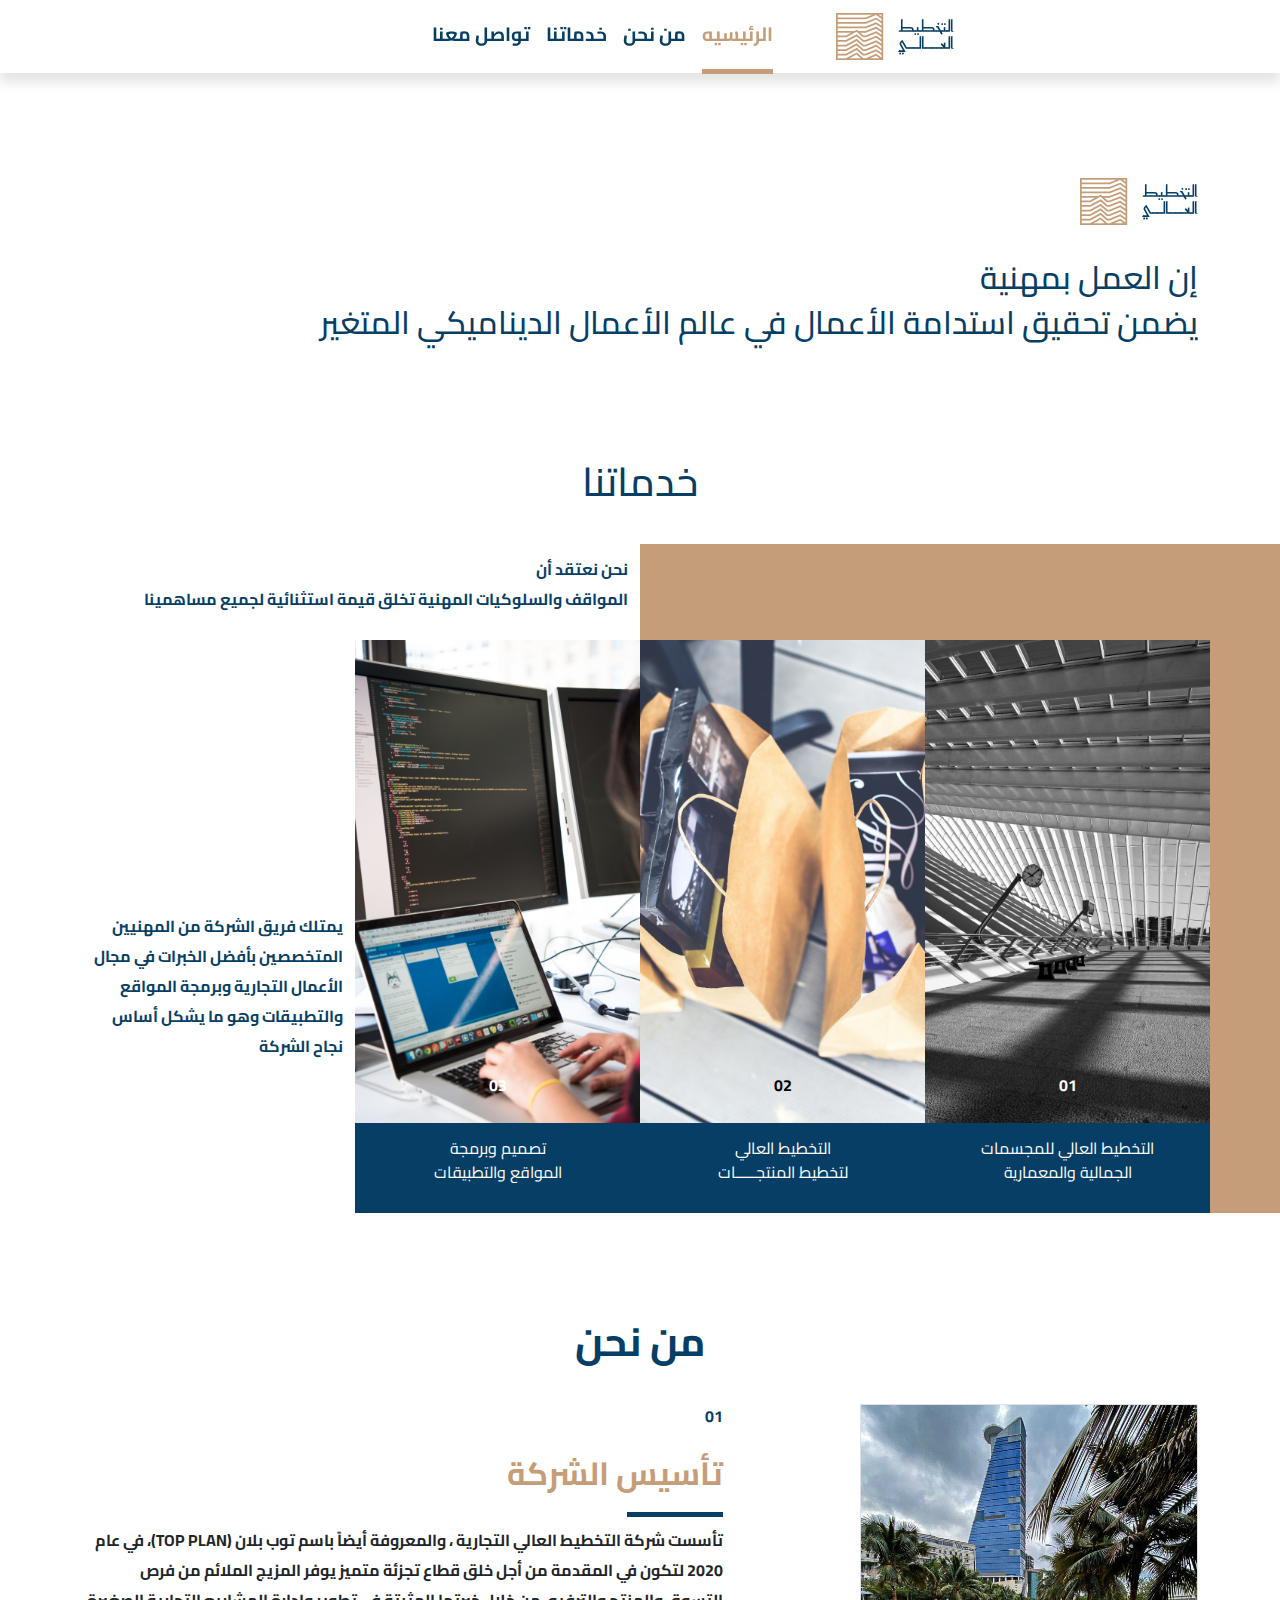
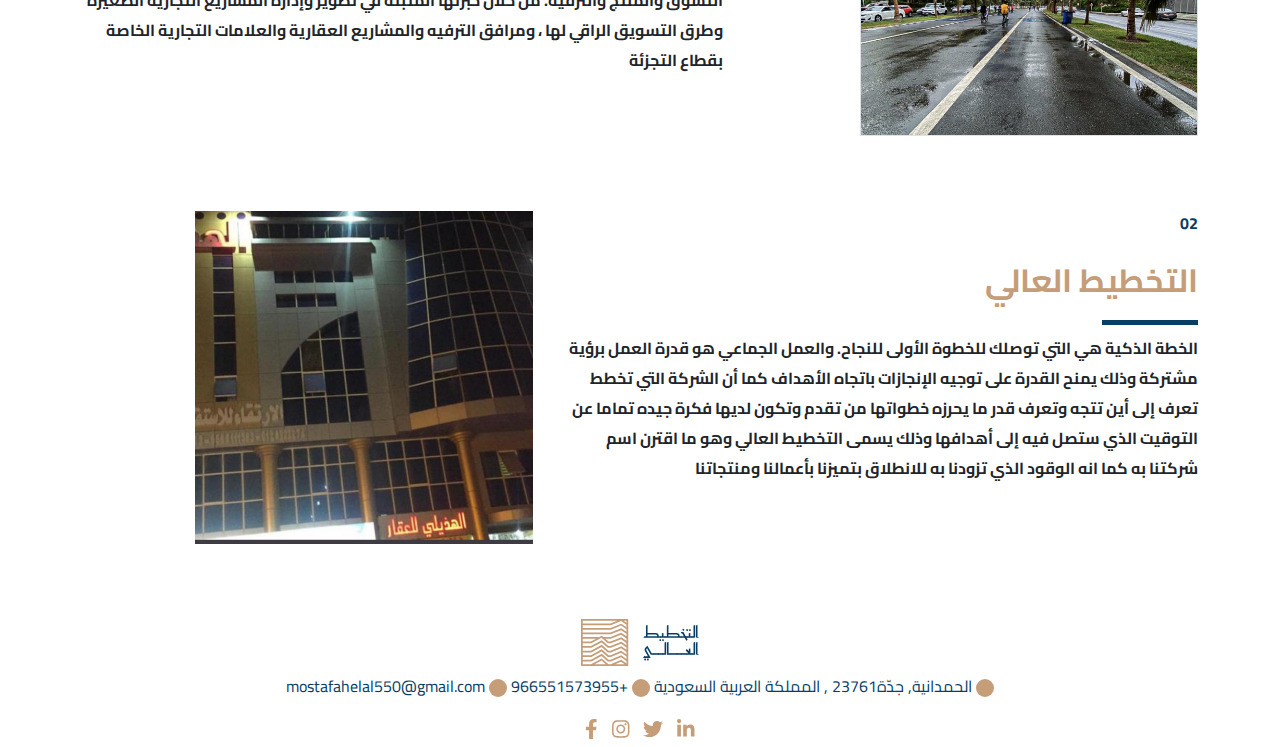
<file: index.html>
<!DOCTYPE html>
<html lang="en">
<head>
    <meta charset="UTF-8">
    <meta http-equiv="X-UA-Compatible" content="IE=edge">
    <meta name="viewport" content="width=device-width, initial-scale=1.0">
    <!--bootstrab css-->
    <link rel="stylesheet" href="./css/bootstrap.css">
    <!-- bootstrab min -->
    <link rel="stylesheet" href="./css/bootstrap.min.css">
    <!-- font awesome -->
    <link rel="stylesheet" href="./css/fontawesome.css">
    <!-- icon -->
    <link rel="icon" href="./img/logo.svg">
    <!-- style -->
    <link rel="stylesheet" href="./css/style.css">
    <!-- animaition loibrary  -->
    <link rel="stylesheet" href="https://cdnjs.cloudflare.com/ajax/libs/animate.css/4.1.1/animate.min.css" />
    <!-- title -->
    <title>الرئيسيه</title>
    <!-- Font -->
    <link rel="preconnect" href="https://fonts.gstatic.com">
    <link href="https://fonts.googleapis.com/css2?family=Cairo:wght@300;400&display=swap" rel="stylesheet">
</head>
<body>

    <!-- nav-bar start -->
    <nav class="navbar navbar-expand-lg navbar-light sticky-top ">
        <div class="container-fluid">
          <a class="navbar-brand" href="./index.html"><img src="./img/logo.svg" class="img-fluid " alt="logo"></a>
          <button class="navbar-toggler" type="button" data-bs-toggle="collapse" data-bs-target="#navbarSupportedContent" aria-controls="navbarSupportedContent" aria-expanded="false" aria-label="Toggle navigation">
            <span class="navbar-toggler-icon"></span>
          </button>
          <div class="collapse navbar-collapse" id="navbarSupportedContent">
            <ul class="navbar-nav me-auto mb-2 mb-lg-0">
              <li class="nav-item">
                <a class="nav-link active cool-link" aria-current="page" href="./index.html">الرئيسيه</a>
              </li>
              <li class="nav-item">
                <a class="nav-link cool-link" href="./about.html">من نحن</a>
              </li>
              <li class="nav-item">
                <a class="nav-link cool-link" href="./our services.html">خدماتنا</a>
              </li>
              <li class="nav-item">
                <a class="nav-link cool-link " href="./contact us.html">تواصل معنا</a>
              </li>
            </ul>
        
          </div>
        </div>
      </nav>
          <!-- nav-bar end -->

          <!-- header start -->
          <header class="section-padding">
            <div class="container">
                <div class="row">
                    <div class="col-lg-12">
                        <div class="header">
                            <img src="./img/logo.svg" class="img-fluid section-title" alt="logo">
                            <h2>
                                إن العمل بمهنية<br> يضمن تحقيق استدامة الأعمال في عالم الأعمال الديناميكي المتغير
                            </h2>
                            
                        </div>
                    </div>
                </div>
            </div>
          </header>
          <!-- header end -->

          <!-- our services index start -->
          <section class="section-padding ">
              <div class="container">
                  <div class="row">
                      <div class="col-lg-12 text-center  section-title">
                          <h1>خدماتنا</h1>
                      </div>
                    </div>
                </div>
                    <section class="background-">
                        <div class="container">
                            <div class="row">
                              <div class="col-lg-6"></div>
                        <div class="col-lg-6">
                            <p class="section-p blue">
                                نحن نعتقد أن <br> المواقف والسلوكيات المهنية تخلق قيمة استثنائية لجميع مساهمينا
                            </p>
                        </div>
                      <div class="col-lg-3 no-padding">
                          <div>
                            <img src="./img/home-1.jpg" alt="التخطيط العالي للمجسمات الجمالية والمعمارية" class="img-fluid">
                            <p class="text-center counter">01</p>
                          </div>
                          <div class="caption text-center">
                            التخطيط العالي للمجسمات <br>الجمالية والمعمارية
                          </div>
                        </div>
                   
                         <div class="col-lg-3 no-padding">
                            <div>
                              <img src="./img/home-2.jpg" alt="التخطيط العالي  لتخطيط المنتجـــــات" class="img-fluid">
                              <p class="text-center" style="z-index: 1; margin-top: -50px; font-weight: bold; color: #000;">02</p>
                            </div>
                            <div class="caption text-center">
                              التخطيط العالي <br>لتخطيط المنتجـــــات
                            </div>
                         </div>
                         <div class="col-lg-3 no-padding">
                          <div>
                            <img src="./img/home3.jpg" alt="تصميم وبرمجة المواقع والتطبيقات" class="img-fluid">
                            <p class="text-center" style="z-index: 1; margin-top: -50px; font-weight: bold; color: #fff;">03</p>
                          </div>
                          <div class="caption text-center">
                            تصميم وبرمجة <br>المواقع والتطبيقات
                          </div>
                       </div>
                       <div class="col-lg-3 ">
                        <div class="home-4">
                          <p class="section-p blue   ">يمتلك فريق الشركة من المهنيين المتخصصين بأفضل الخبرات في مجال الأعمال التجارية وبرمجة المواقع والتطبيقات وهو ما يشكل أساس نجاح الشركة</p>
                        </div>
                     </div>
                        </div>
                    </div>
                </section>   
          </section>
          <!-- our services index end -->

          <!-- about index start -->
          <section class="section-padding">
              <div class="container">
                  <div class="row">
                      <div class="col-lg-12 text-center ">
                          <h1 class="section-title">من نحن</h1>
                      </div>
                      <div class="col-lg-5" >
                       <span><img src="./img/about-index.jpg" alt="" class="img-fluid w-75  animate__animated border" "  id="indexOne"></span> 

                      </div>
                      <div class="col-lg-7">
                          <p class="number">01</p>
                          <h2 class="section-h2 line-title"> تأسيس الشركة </h2>
                          <p class="section-p">
                            تأسست شركة التخطيط العالي التجارية ، والمعروفة أيضاً باسم توب بلان (TOP PLAN)، في عام 2020 لتكون في المقدمة من أجل خلق قطاع تجزئة متميز يوفر المزيج الملائم من فرص التسوق والمنتج والترفيه. من خلال خبرتها المثبتة في تطوير وإدارة المشاريع التجارية الصغيرة وطرق التسويق الراقي لها ، ومرافق الترفيه والمشاريع العقارية والعلامات التجارية الخاصة بقطاع التجزئة
                          </p>
                      </div>


                      <div class="col-lg-7 section-padding">
                          <p class="number">02</p>
                          <h2 class="section-h2 line-title"> التخطيط العالي </h2>
                          <p class="section-p">
                            الخطة الذكية هي التي توصلك للخطوة الأولى للنجاح. والعمل الجماعي هو قدرة العمل برؤية مشتركة وذلك يمنح القدرة على توجيه الإنجازات باتجاه الأهداف كما أن الشركة التي تخطط تعرف إلى أين تتجه وتعرف قدر ما يحرزه خطواتها من تقدم وتكون لديها فكرة جيده تماما عن التوقيت الذي ستصل فيه إلى أهدافها وذلك يسمى التخطيط العالي وهو ما اقترن اسم شركتنا به كما انه الوقود الذي تزودنا به للانطلاق بتميزنا بأعمالنا ومنتجاتنا
                          </p>
                      </div>
                      <div class="col-lg-5 section-padding">
                        <img src="./img/about-2-home.jpg" alt="" class="img-fluid w-75 animate__animated "  id="indexTwo">
                      </div>

                  </div>
              </div>
          </section>
          <!-- about index  end  -->
          <!-- footer start -->
          <footer class="section-padding text-center">
            <div class="container">
              <div class="row">
                <div class="col-lg-12 text-center pb-2"><a href="./index.html"><img src="./img/logo.svg" class="img-fluid" alt="logo"></a></div>
              </div>
              <div class="col-lg-4 d-inline">
                <span><img src="./img/fppter-dot.svg" alt="" class="img-fluid"></span>
                <span><p class="d-inline ">الحمدانية, جدّة‎ 23761, المملكة العربية السعودية</p></span>
              </div>
              <div class="col-lg-4 d-inline">
                <span><img src="./img/fppter-dot.svg" alt="" class="img-fluid"></span>
                <span><p class="d-inline">+966551573955</p></span>
              </div>
              <div class="col-lg-4 d-inline">
                <span><img src="./img/fppter-dot.svg" alt="" class="img-fluid"></span>
                <span><p class="d-inline">mostafahelal550@gmail.com</p></span>
              </div>
            </div>
            <div class="col-lg-12 text-center social pt-3"> 
                           
                           
                            <a href="https://www.linkedin.com/company/scorpina/?viewAsMember=true"><i class="fab fa-linkedin-in"></i></a>
                            <a href="https://twitter.com/Scorpina6"><i class="fab fa-twitter"></i></a>
                            <a href="https://www.instagram.com/scorpinaco/"><i class="fab fa-instagram"></i></a>
                            <a href="https://www.facebook.com/scorpina.21"><i class="fab fa-facebook-f"></i></a>
            </div>
          </footer>
           <!-- footer end -->


    <!-- bootstrab min js -->
    <script src="./js/all.min.js"></script>
    <!-- bootstrab -->
    <script src="./js/bootstrap.min.js"></script>
    <!-- jquery  min -->
    <script src="./js/jquery-3.3.1.min.js"></script>
    <!-- script  -->
    <script src="./js/script.js"></script>
</body>
</html>
</file>
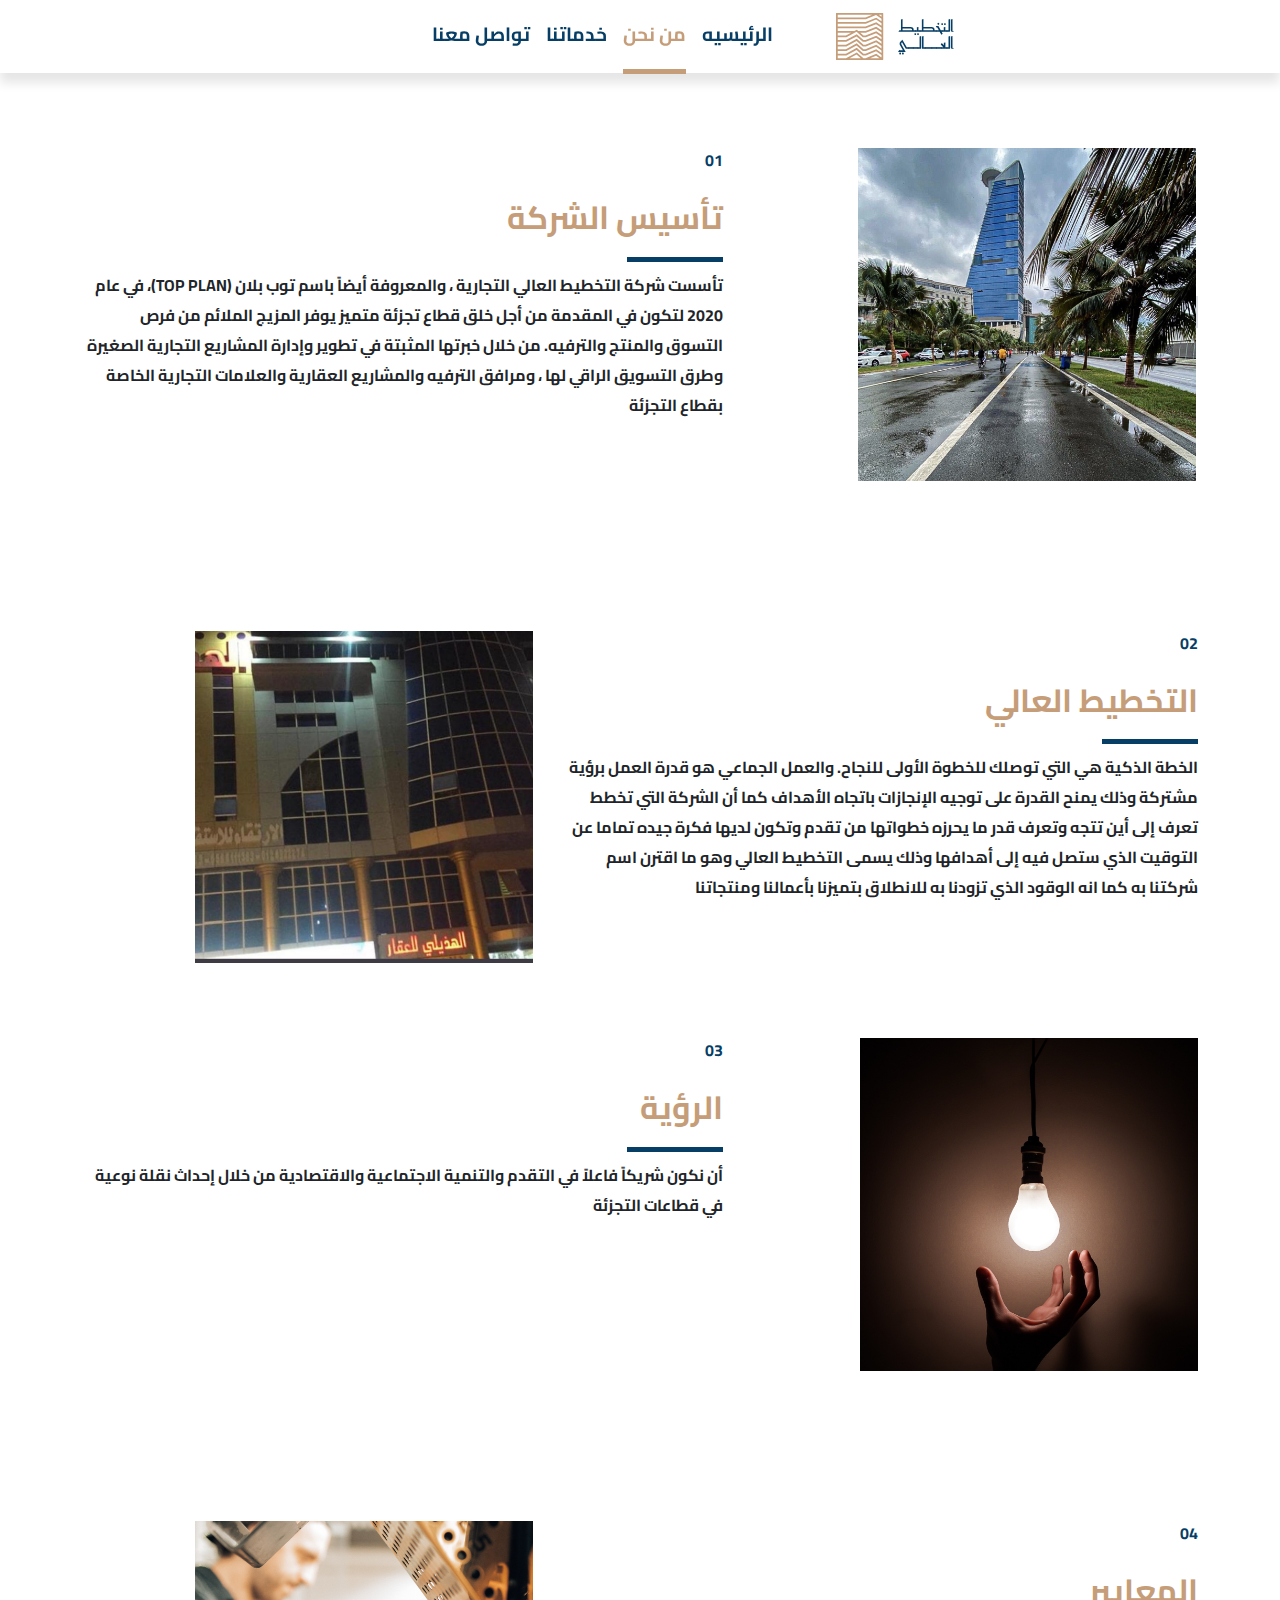
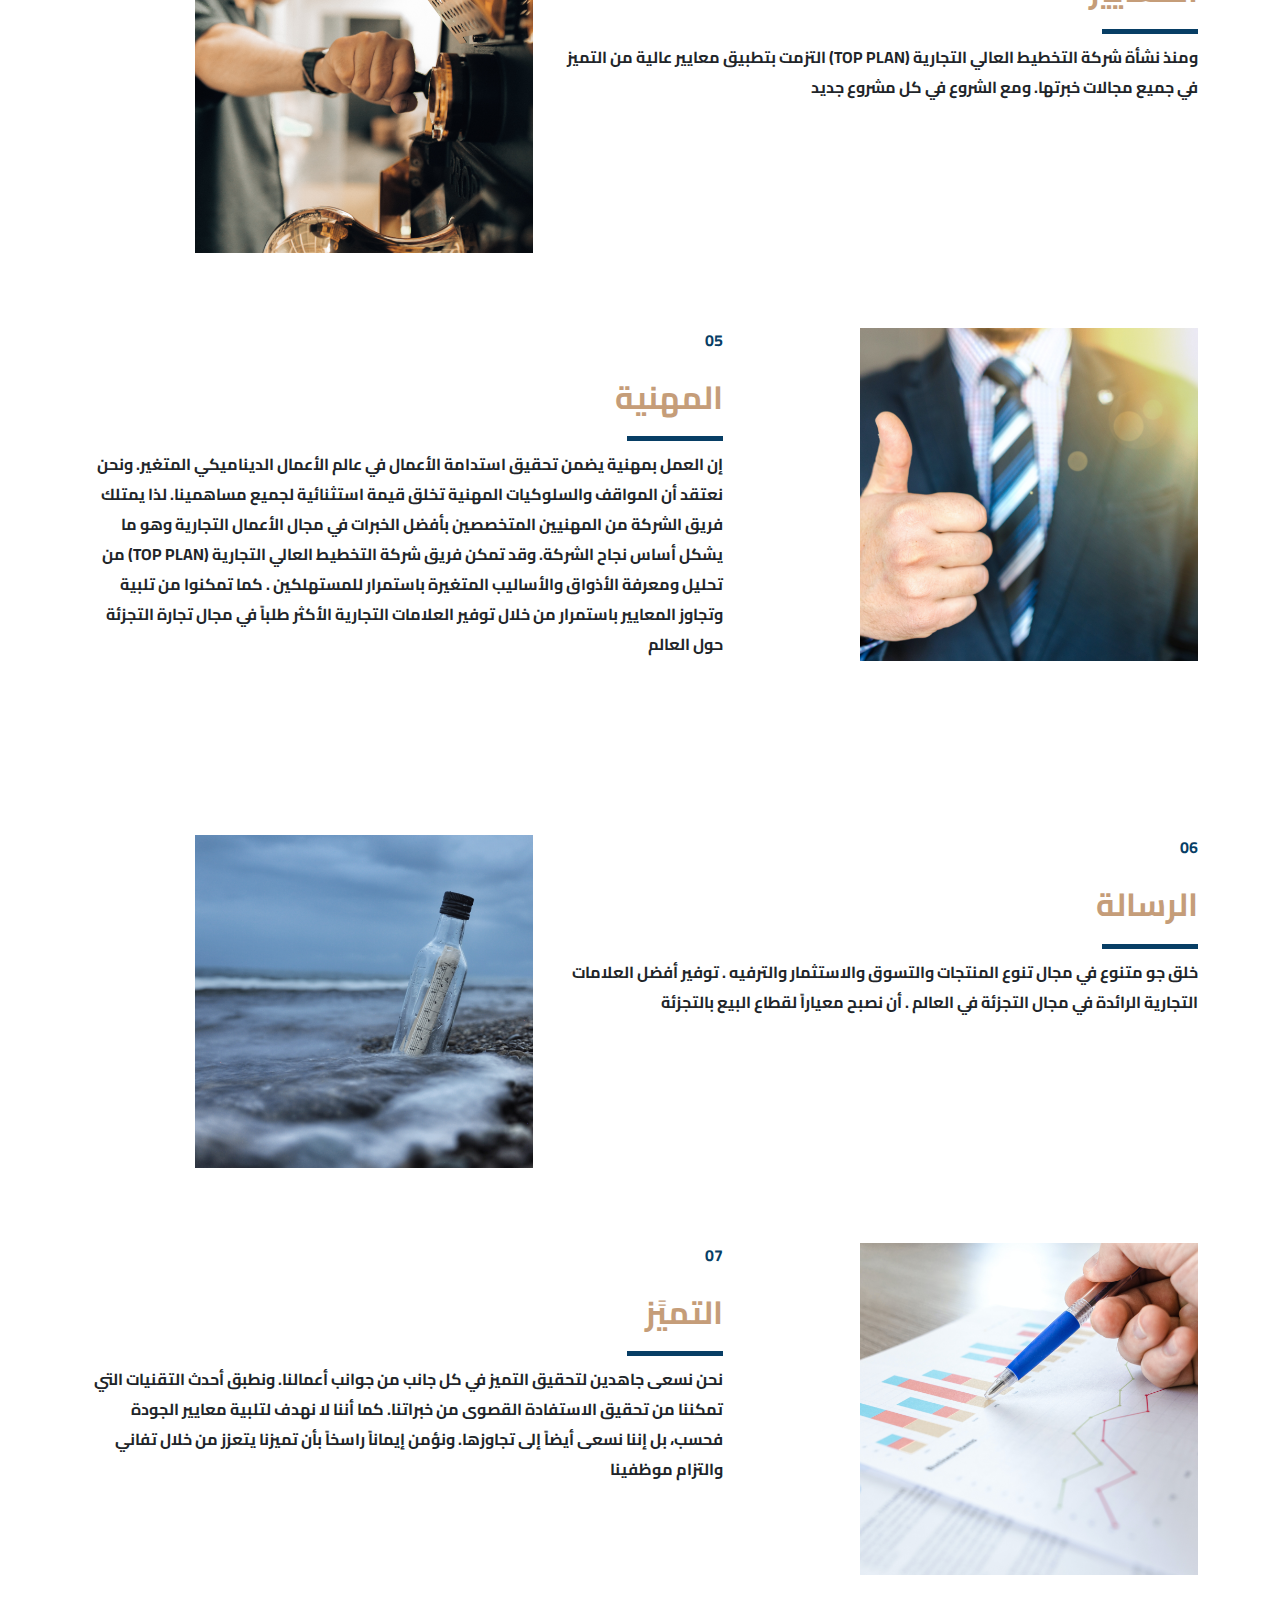
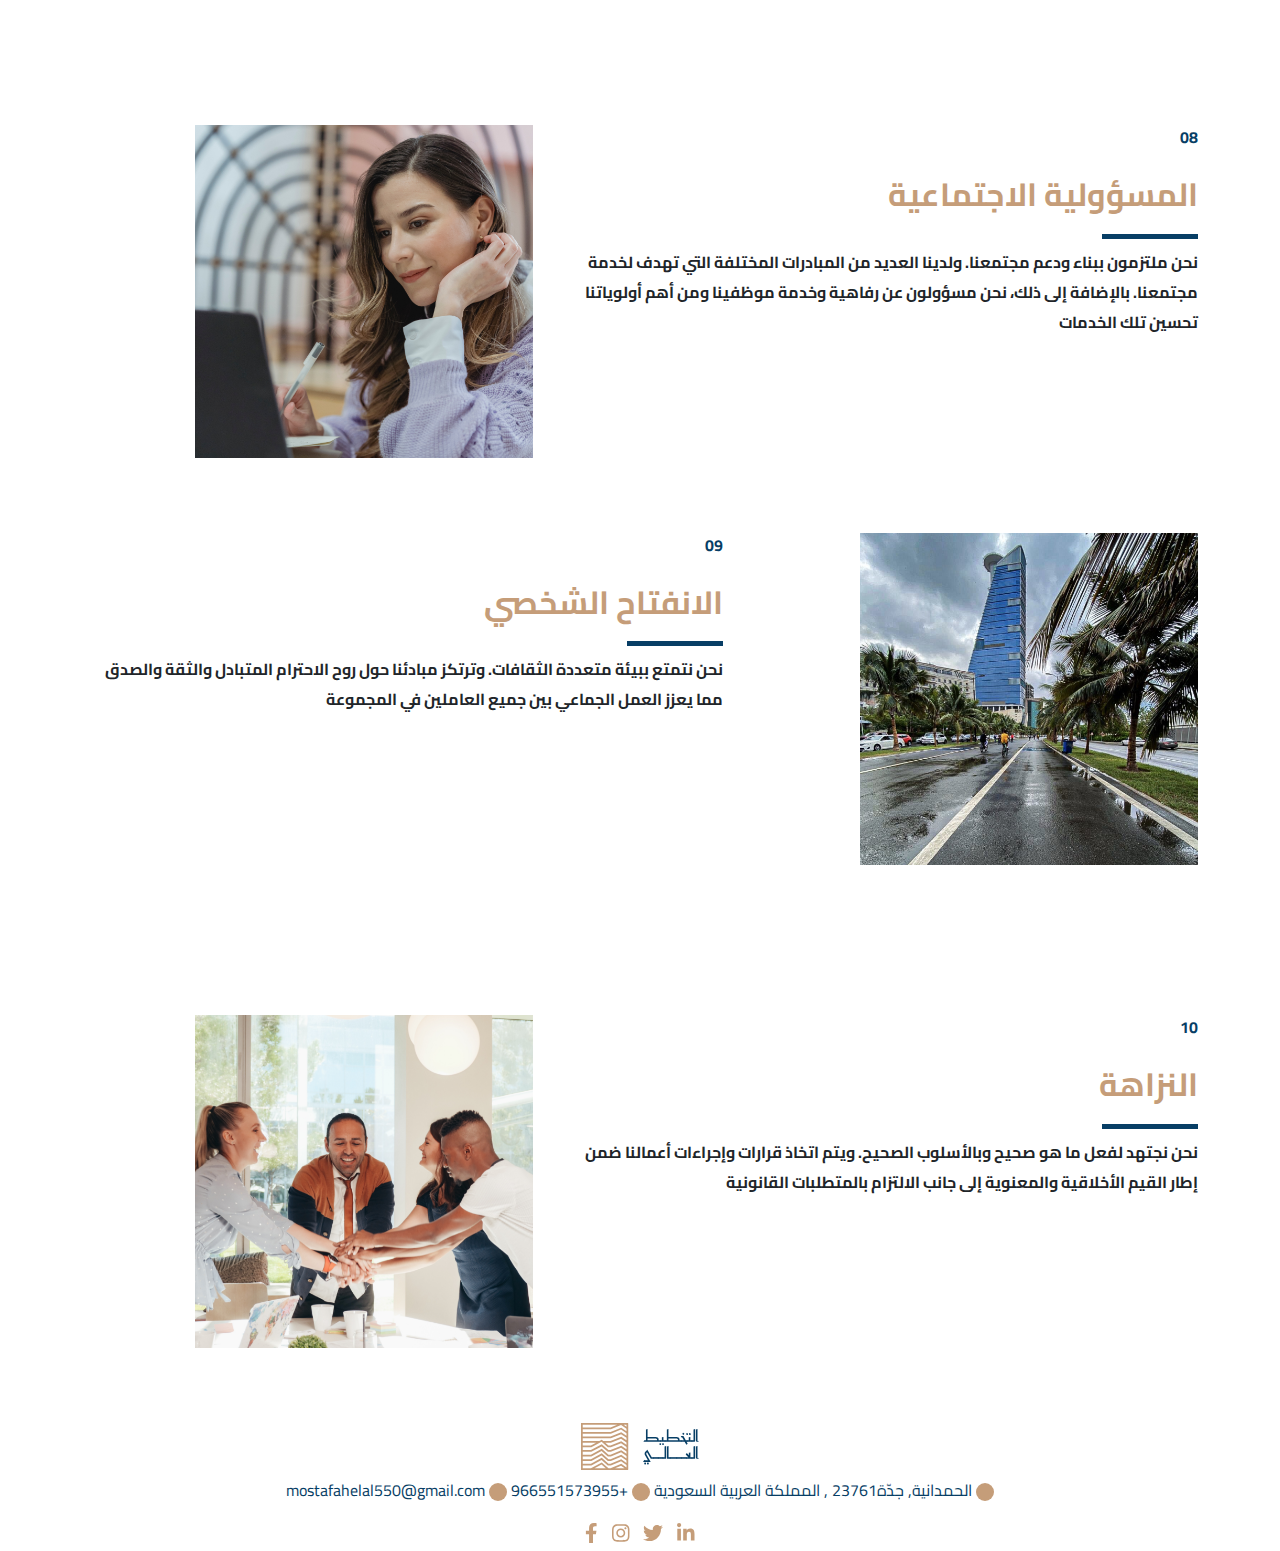
<file: about.html>
<!DOCTYPE html>
<html lang="en">
<head>
    <meta charset="UTF-8">
    <meta http-equiv="X-UA-Compatible" content="IE=edge">
    <meta name="viewport" content="width=device-width, initial-scale=1.0">
    <!--bootstrab css-->
    <link rel="stylesheet" href="./css/bootstrap.css">
    <!-- bootstrab min -->
    <link rel="stylesheet" href="./css/bootstrap.min.css">
    <!-- font awesome -->
    <link rel="stylesheet" href="./css/fontawesome.css">
    <!-- icon -->
    <link rel="icon" href="./img/logo.svg">
    <!-- style -->
    <link rel="stylesheet" href="./css/style.css">
    <!-- animaition loibrary  -->
    <link rel="stylesheet" href="https://cdnjs.cloudflare.com/ajax/libs/animate.css/4.1.1/animate.min.css" />
    <!-- title -->
    <title>من نحن</title>
    <!-- Font -->
    <link rel="preconnect" href="https://fonts.gstatic.com">
    <link href="https://fonts.googleapis.com/css2?family=Cairo:wght@300;400&display=swap" rel="stylesheet">
</head>
<body>
    
    <!-- nav-bar start -->
    <nav class="navbar navbar-expand-lg navbar-light sticky-top">
        <div class="container-fluid">
          <a class="navbar-brand" href="./index.html"><img src="./img/logo.svg" class="img-fluid " alt="logo"></a>
          <button class="navbar-toggler" type="button" data-bs-toggle="collapse" data-bs-target="#navbarSupportedContent" aria-controls="navbarSupportedContent" aria-expanded="false" aria-label="Toggle navigation">
            <span class="navbar-toggler-icon"></span>
          </button>
          <div class="collapse navbar-collapse" id="navbarSupportedContent">
            <ul class="navbar-nav me-auto mb-2 mb-lg-0">
              <li class="nav-item">
                <a class="nav-link cool-link " aria-current="page" href="./index.html">الرئيسيه</a>
              </li>
              <li class="nav-item">
                <a class="nav-link active" href="./about.html">من نحن</a>
              </li>
              <li class="nav-item">
                <a class="nav-link cool-link" href="./our services.html">خدماتنا</a>
              </li>
              <li class="nav-item">
                <a class="nav-link cool-link" href="./contact us.html">تواصل معنا</a>
              </li>
            </ul>
        
          </div>
        </div>
      </nav>
          <!-- nav-bar end -->

                 
                    <section class="section-padding">
                      <div class="container">
                          <div class="row">
                                    <!-- 1 start -->
                              <div class="col-lg-5">

                                <!-- pic -->
                                <div class="border d-inline">
                                </div>
                                <img src="./img/about-index.jpg" alt="" class="img-fluid w-75 animate__animated "  id="aboutOne">               
                              </div>
                              <div class="col-lg-7">
                                  <p class="number">01</p>
                                  <h2 class="section-h2 line-title"> تأسيس الشركة </h2>
                                  <p class="section-p">
                                    تأسست شركة التخطيط العالي التجارية ، والمعروفة أيضاً باسم توب بلان (TOP PLAN)، في عام 2020 لتكون في المقدمة من أجل خلق قطاع تجزئة متميز يوفر المزيج الملائم من فرص التسوق والمنتج والترفيه. من خلال خبرتها المثبتة في تطوير وإدارة المشاريع التجارية الصغيرة وطرق التسويق الراقي لها ، ومرافق الترفيه والمشاريع العقارية والعلامات التجارية الخاصة بقطاع التجزئة
                                  </p>
                              </div>
                               <!-- 1 end -->
                               <span class="section-padding"></span>
                                       <!-- 2 start -->
                                        
                              <div class="col-lg-7 section-padding">
                                  <p class="number">02</p>
                                  <h2 class="section-h2 line-title"> التخطيط العالي </h2>
                                  <p class="section-p">
                                    الخطة الذكية هي التي توصلك للخطوة الأولى للنجاح. والعمل الجماعي هو قدرة العمل برؤية مشتركة وذلك يمنح القدرة على توجيه الإنجازات باتجاه الأهداف كما أن الشركة التي تخطط تعرف إلى أين تتجه وتعرف قدر ما يحرزه خطواتها من تقدم وتكون لديها فكرة جيده تماما عن التوقيت الذي ستصل فيه إلى أهدافها وذلك يسمى التخطيط العالي وهو ما اقترن اسم شركتنا به كما انه الوقود الذي تزودنا به للانطلاق بتميزنا بأعمالنا ومنتجاتنا
                                  </p>
                              </div>
                              <div class="col-lg-5 section-padding">
                                <img src="./img/about-2-home.jpg" alt="" class="img-fluid w-75  animate__animated "  id="aboutTwo">
                              </div>
        
         
                                 <!-- 2 end -->
                                 <span class="section-padding"></span>
                            <!--3 start -->
 

                    <div class="col-lg-5">
                      <img src="./img/about-3.jpg" alt="" class="img-fluid w-75  animate__animated "  id="aboutThree">
                    </div>
                    <div class="col-lg-7">
                        <p class="number">03</p>
                        <h2 class="section-h2 line-title"> الرؤية </h2>
                        <p class="section-p">
                          أن نكون شريكاً فاعلاً في التقدم والتنمية الاجتماعية والاقتصادية من خلال إحداث نقلة نوعية في قطاعات التجزئة
                        </p>
                    </div>
                     <!-- 3 end -->
                     <span class="section-padding"></span>
                          <!-- 4 start-->

                    <div class="col-lg-7 section-padding">
                        <p class="number">04</p>
                        <h2 class="section-h2 line-title"> المعايير  </h2>
                        <p class="section-p">
                          ومنذ نشأة شركة التخطيط العالي التجارية (TOP PLAN) التزمت بتطبيق معايير عالية من التميز في جميع مجالات خبرتها. ومع الشروع في كل مشروع جديد
                        </p>
                    </div>
                    <div class="col-lg-5 section-padding">
                      <img src="./img/about-4.jpg" alt="" class="img-fluid w-75  animate__animated "  id="aboutFour">
                    </div>

                            <!-- 4 end -->
                            <span class="section-padding"></span>
                                     <!-- 5 start -->

  
                            <div class="col-lg-5">
                              <img src="./img/about-5.jpg" alt="" class="img-fluid w-75 animate__animated "  id="aboutFive">
                            </div>
                            <div class="col-lg-7">
                                <p class="number">05</p>
                                <h2 class="section-h2 line-title"> المهنية </h2>
                                <p class="section-p">
                                  إن العمل بمهنية يضمن تحقيق استدامة الأعمال في عالم الأعمال الديناميكي المتغير. ونحن نعتقد أن المواقف والسلوكيات المهنية تخلق قيمة استثنائية لجميع مساهمينا. لذا يمتلك فريق الشركة من المهنيين المتخصصين بأفضل الخبرات في مجال الأعمال التجارية وهو ما يشكل أساس نجاح الشركة. وقد تمكن فريق شركة التخطيط العالي التجارية (TOP PLAN) من تحليل ومعرفة الأذواق والأساليب المتغيرة باستمرار للمستهلكين . كما تمكنوا من تلبية وتجاوز المعايير باستمرار من خلال توفير العلامات التجارية الأكثر طلباً في مجال تجارة التجزئة حول العالم
                                </p>
                            </div>
                                     <!-- 5 end -->
                                     <span class="section-padding"></span>
                                      <!-- 6 start -->
                            <div class="col-lg-7 section-padding">
                                <p class="number">06</p>
                                <h2 class="section-h2 line-title">  الرسالة </h2>
                                <p class="section-p">
                                  خلق جو متنوع في مجال تنوع المنتجات والتسوق والاستثمار والترفيه . توفير أفضل العلامات التجارية الرائدة في مجال التجزئة في العالم . أن نصبح معياراً لقطاع البيع بالتجزئة
                                </p>
                            </div>
                            <div class="col-lg-5 section-padding">
                              <img src="./img/about-6.jpg" alt="" class="img-fluid w-75 animate__animated "  id="aboutSix">
                            </div>
      
                               <!-- 6 end -->
                               <span class="section-padding"></span>
                          <!-- 7 start -->

                    <div class="col-lg-5">
                      <img src="./img/about-7.jpg" alt="" class="img-fluid w-75 animate__animated "  id="aboutSeven">
                    </div>
                    <div class="col-lg-7">
                        <p class="number">07</p>
                        <h2 class="section-h2 line-title">  التميًز </h2>
                        <p class="section-p">
                          نحن نسعى جاهدين لتحقيق التميز في كل جانب من جوانب أعمالنا. ونطبق أحدث التقنيات التي تمكننا من تحقيق الاستفادة القصوى من خبراتنا. كما أننا لا نهدف لتلبية معايير الجودة فحسب، بل إننا نسعى أيضاً إلى تجاوزها. ونؤمن إيماناً راسخاً بأن تميزنا يتعزز من خلال تفاني والتزام موظفينا
                        </p>
                    </div>
                       <!-- 7 end -->
                       <span class="section-padding"></span>
                                <!-- 8 start -->

                    <div class="col-lg-7 section-padding">
                        <p class="number">08</p>
                        <h2 class="section-h2 line-title"> المسؤولية الاجتماعية </h2>
                        <p class="section-p">
                          نحن ملتزمون ببناء ودعم مجتمعنا. ولدينا العديد من المبادرات المختلفة التي تهدف لخدمة مجتمعنا. بالإضافة إلى ذلك، نحن مسؤولون عن رفاهية وخدمة موظفينا ومن أهم أولوياتنا تحسين تلك الخدمات
                        </p>
                    </div>
                    <div class="col-lg-5 section-padding">
                      <img src="./img/about-8.jpg" alt="" class="img-fluid w-75 animate__animated "  id="aboutEight">
                    </div>

  
                                   <!-- 8 end -->
                                   <span class="section-padding"></span>
                                    <!--9 start -->
   

                            <div class="col-lg-5">
                              <img src="./img/about-index.jpg" alt="" class="img-fluid w-75 animate__animated "  id="aboutNine">
                            </div>
                            <div class="col-lg-7">
                                <p class="number">09</p>
                                <h2 class="section-h2 line-title"> الانفتاح الشخصي  </h2>
                                <p class="section-p">
                                  نحن نتمتع ببيئة متعددة الثقافات. وترتكز مبادئنا حول روح الاحترام المتبادل والثقة والصدق مما يعزز العمل الجماعي بين جميع العاملين في المجموعة
                                </p>
                            </div>


                                     <!-- 9 end -->
                                     <span class="section-padding"></span>
                                      <!-- 10 start -->
                            <div class="col-lg-7 section-padding">
                                <p class="number">10</p>
                                <h2 class="section-h2 line-title"> النزاهة  </h2>
                                <p class="section-p">
                                  نحن نجتهد لفعل ما هو صحيح وبالأسلوب الصحيح. ويتم اتخاذ قرارات وإجراءات أعمالنا ضمن إطار القيم الأخلاقية والمعنوية إلى جانب الالتزام بالمتطلبات القانونية
                                </p>
                            </div>
                            <div class="col-lg-5 section-padding">
                              <img src="./img/about-10.jpg" alt="" class="img-fluid w-75 animate__animated "  id="aboutTen">
                            </div>
      
                        </div>
                    </div>
                </section>
                       <!-- 10 end -->

                    <!-- footer start -->
                    <footer class="section-padding text-center">
                      <div class="container">
                        <div class="row">
                          <div class="col-lg-12 text-center pb-2"><a href="./index.html"><img src="./img/logo.svg" class="img-fluid" alt="logo"></a></div>
                        </div>
                        <div class="col-lg-4 d-inline">
                          <span><img src="./img/fppter-dot.svg" alt="" class="img-fluid"></span>
                          <span><p class="d-inline">الحمدانية, جدّة‎ 23761, المملكة العربية السعودية</p></span>
                        </div>
                        <div class="col-lg-4 d-inline">
                          <span><img src="./img/fppter-dot.svg" alt="" class="img-fluid"></span>
                          <span><p class="d-inline">+966551573955</p></span>
                        </div>
                        <div class="col-lg-4 d-inline">
                          <span><img src="./img/fppter-dot.svg" alt="" class="img-fluid"></span>
                          <span><p class="d-inline">mostafahelal550@gmail.com</p></span>
                        </div>
                      </div>
                      <div class="col-lg-12 text-center social pt-3"> 
                                     
                                     
                                      <a href="https://www.linkedin.com/company/scorpina/?viewAsMember=true"><i class="fab fa-linkedin-in"></i></a>
                                      <a href="https://twitter.com/Scorpina6"><i class="fab fa-twitter"></i></a>
                                      <a href="https://www.instagram.com/scorpinaco/"><i class="fab fa-instagram"></i></a>
                                      <a href="https://www.facebook.com/scorpina.21"><i class="fab fa-facebook-f"></i></a>
                      </div>
                    </footer>
                     <!-- footer end -->
    <!-- bootstrab min js -->
    <script src="./js/all.min.js"></script>
    <!-- bootstrab -->
    <script src="./js/bootstrap.min.js"></script>
    <!-- jquery  min -->
    <script src="./js/jquery-3.3.1.min.js"></script>
    <!-- script  -->
    <script src="./js/script.js"></script>
</body>
</html>
</file>
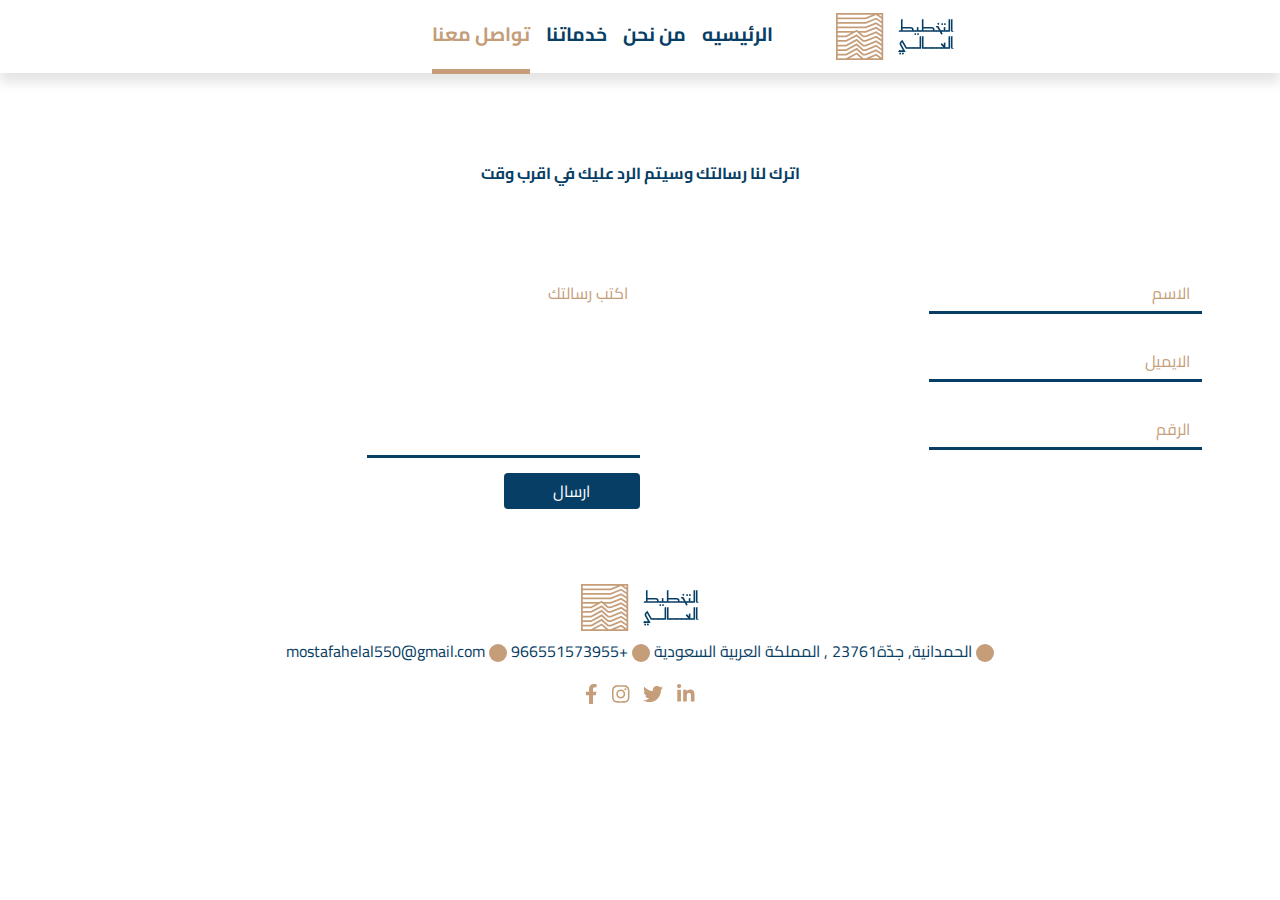
<file: contact us.html>
<!DOCTYPE html>
<html lang="en">
<head>
    <meta charset="UTF-8">
    <meta http-equiv="X-UA-Compatible" content="IE=edge">
    <meta name="viewport" content="width=device-width, initial-scale=1.0">
    <!--bootstrab css-->
    <link rel="stylesheet" href="./css/bootstrap.css">
    <!-- bootstrab min -->
    <link rel="stylesheet" href="./css/bootstrap.min.css">
    <!-- font awesome -->
    <link rel="stylesheet" href="./css/fontawesome.css">
    <!-- icon -->
    <link rel="icon" href="./img/logo.svg">
    <!-- style -->
    <link rel="stylesheet" href="./css/style.css">
    <!-- animaition loibrary  -->
    <link rel="stylesheet" href="https://cdnjs.cloudflare.com/ajax/libs/animate.css/4.1.1/animate.min.css" />
    <!-- title -->
    <title>تواصل معنا</title>
    <!-- Font -->
    <link rel="preconnect" href="https://fonts.gstatic.com">
    <link href="https://fonts.googleapis.com/css2?family=Cairo:wght@300;400&display=swap" rel="stylesheet">
</head>
<body>
            <!-- nav-bar start -->
            <nav class="navbar navbar-expand-lg navbar-light sticky-top ">
                <div class="container-fluid">
                  <a class="navbar-brand" href="./index.html"><img src="./img/logo.svg" class="img-fluid " alt="logo"></a>
                  <button class="navbar-toggler" type="button" data-bs-toggle="collapse" data-bs-target="#navbarSupportedContent" aria-controls="navbarSupportedContent" aria-expanded="false" aria-label="Toggle navigation">
                    <span class="navbar-toggler-icon"></span>
                  </button>
                  <div class="collapse navbar-collapse" id="navbarSupportedContent">
                    <ul class="navbar-nav me-auto mb-2 mb-lg-0">
                      <li class="nav-item">
                        <a class="nav-link cool-link " aria-current="page" href="./index.html">الرئيسيه</a>
                      </li>
                      <li class="nav-item">
                        <a class="nav-link cool-link " href="./about.html">من نحن</a>
                      </li>
                      <li class="nav-item">
                        <a class="nav-link cool-link" href="./our services.html">خدماتنا</a>
                      </li>
                      <li class="nav-item">
                        <a class="nav-link active" href="./contact us.html">تواصل معنا</a>
                      </li>
                    </ul>
                
                  </div>
                </div>
              </nav>
                  <!-- nav-bar end -->

                  <!-- form -->
                      <section class="section-padding ">
                        <div class="container">
                          <div class="row">
                            <div class="col-lg-12">
                              <p class="section-p text-center form-head">
                                اترك لنا رسالتك وسيتم الرد عليك في اقرب وقت
                              </p>
                            </div>

                            <form action="post" class="row g-3">
                              <div class="col lg 6">
                                <input type="text" class="form-control" placeholder="الاسم">
                                <input type="email" class="form-control" placeholder="الايميل">
                                <input type="number" class="form-control" placeholder="الرقم">
                              </div>
                              <div class="col-lg-6">
                                <textarea class="form-control" name="" id="" cols="30" rows="7" placeholder="اكتب رسالتك"></textarea>
                                <button type="submit" class="btn btn-primary">ارسال</button>
                              </div>
                            </form>
                          </div>
                        </div>
                      </section>
                                      <!-- footer start -->
                                      <footer class="section-padding text-center  ">
                                        <div class="container">
                                          <div class="row">
                                            <div class="col-lg-12 text-center pb-2"><a href="./index.html"><img src="./img/logo.svg" class="img-fluid" alt="logo"></a></div>
                                          </div>
                                          <div class="col-lg-4 d-inline">
                                            <span><img src="./img/fppter-dot.svg" alt="" class="img-fluid"></span>
                                            <span><p class="d-inline">الحمدانية, جدّة‎ 23761, المملكة العربية السعودية</p></span>
                                          </div>
                                          <div class="col-lg-4 d-inline">
                                            <span><img src="./img/fppter-dot.svg" alt="" class="img-fluid"></span>
                                            <span><p class="d-inline">+966551573955</p></span>
                                          </div>
                                          <div class="col-lg-4 d-inline">
                                            <span><img src="./img/fppter-dot.svg" alt="" class="img-fluid"></span>
                                            <span><p class="d-inline">mostafahelal550@gmail.com</p></span>
                                          </div>
                                        </div>
                                        <div class="col-lg-12 text-center social pt-3"> 
                                                       
                                                       
                                                        <a href="https://www.linkedin.com/company/scorpina/?viewAsMember=true"><i class="fab fa-linkedin-in"></i></a>
                                                        <a href="https://twitter.com/Scorpina6"><i class="fab fa-twitter"></i></a>
                                                        <a href="https://www.instagram.com/scorpinaco/"><i class="fab fa-instagram"></i></a>
                                                        <a href="https://www.facebook.com/scorpina.21"><i class="fab fa-facebook-f"></i></a>
                                        </div>
                                      </footer>
                                       <!-- footer end -->
    <!-- bootstrab min js -->
    <script src="./js/all.min.js"></script>
    <!-- bootstrab -->
    <script src="./js/bootstrap.min.js"></script>
    <!-- jquery  min -->
    <script src="./js/jquery-3.3.1.min.js"></script>
    <!-- script  -->
    <script src="./js/script.js"></script>
</body>
</html>
</file>
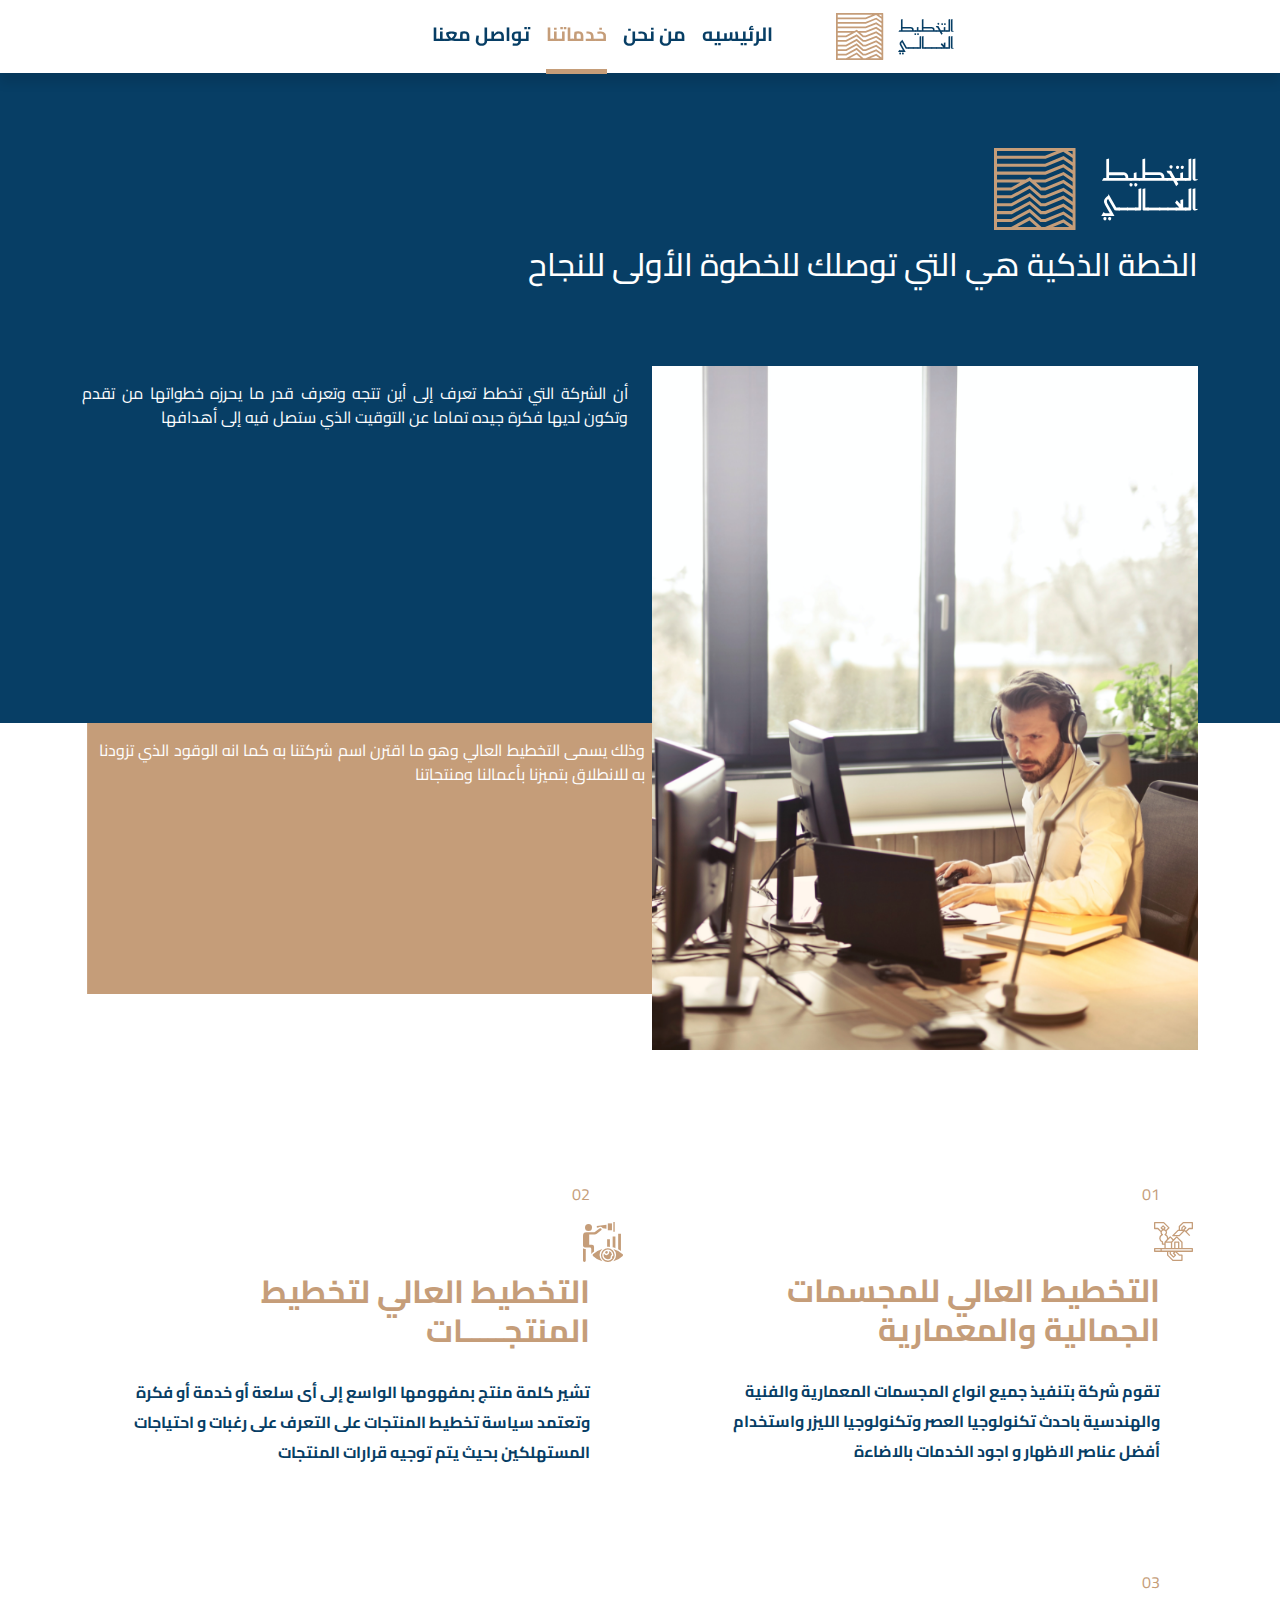
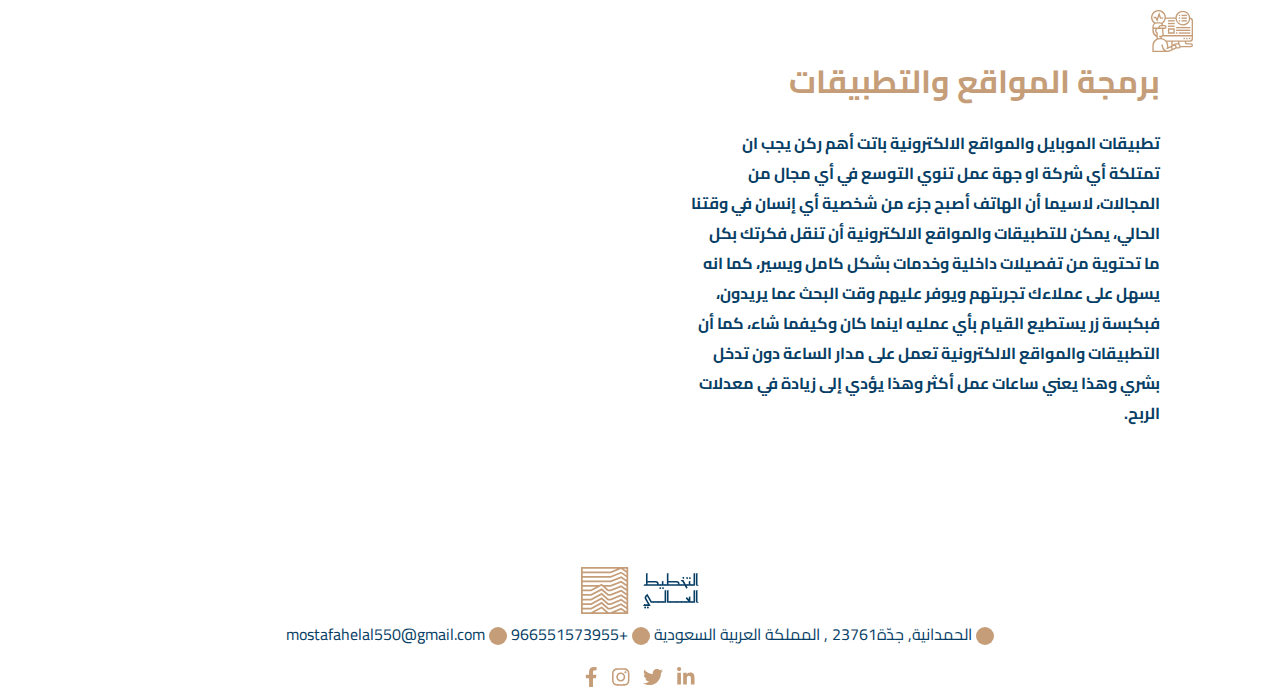
<file: our services.html>
<!DOCTYPE html>
<html lang="en">
<head>
    <meta charset="UTF-8">
    <meta http-equiv="X-UA-Compatible" content="IE=edge">
    <meta name="viewport" content="width=device-width, initial-scale=1.0">
    <!--bootstrab css-->
    <link rel="stylesheet" href="./css/bootstrap.css">
    <!-- bootstrab min -->
    <link rel="stylesheet" href="./css/bootstrap.min.css">
    <!-- font awesome -->
    <link rel="stylesheet" href="./css/fontawesome.css">
    <!-- icon -->
    <link rel="icon" href="./img/logo.svg">
    <!-- style -->
    <link rel="stylesheet" href="./css/style.css">
    <!-- animaition loibrary  -->
    <link rel="stylesheet" href="https://cdnjs.cloudflare.com/ajax/libs/animate.css/4.1.1/animate.min.css" />
    <!-- title -->
    <title>خدماتنا</title>
    <!-- Font -->
    <link rel="preconnect" href="https://fonts.gstatic.com">
    <link href="https://fonts.googleapis.com/css2?family=Cairo:wght@300;400&display=swap" rel="stylesheet">
</head>
<body>
        <!-- nav-bar start -->
        <nav class="navbar navbar-expand-lg navbar-light sticky-top ">
            <div class="container-fluid">
              <a class="navbar-brand" href="./index.html"><img src="./img/logo.svg" class="img-fluid " alt="logo"></a>
              <button class="navbar-toggler" type="button" data-bs-toggle="collapse" data-bs-target="#navbarSupportedContent" aria-controls="navbarSupportedContent" aria-expanded="false" aria-label="Toggle navigation">
                <span class="navbar-toggler-icon"></span>
              </button>
              <div class="collapse navbar-collapse" id="navbarSupportedContent">
                <ul class="navbar-nav me-auto mb-2 mb-lg-0">
                  <li class="nav-item">
                    <a class="nav-link cool-link " aria-current="page" href="./index.html">الرئيسيه</a>
                  </li>
                  <li class="nav-item">
                    <a class="nav-link cool-link" href="./about.html">من نحن</a>
                  </li>
                  <li class="nav-item">
                    <a class="nav-link active" href="./our services.html">خدماتنا</a>
                  </li>
                  <li class="nav-item">
                    <a class="nav-link cool-link" href="./contact us.html">تواصل معنا</a>
                  </li>
                </ul>
            
              </div>
            </div>
          </nav>
              <!-- nav-bar end -->
              <!-- header our services start -->
              <section class="hero section-padding">
                <div class="container">
                  <div class="row">
                    <div class="col-lg-12">
                      <img src="./img/our-services-logo.svg" alt="logo" class="img-fluid">
                      <h2 class="section p titlee-ourservices" > الخطة الذكية هي التي توصلك للخطوة الأولى للنجاح </h2>
                    </div>
                    <div class="col-lg-6 section-padding">
                      <img src="./img/hader-services.jpg" alt="" class="img-fluid">
                    </div>
                    <div class="col-lg-6 section-padding">
                      <p class="titlee-ourservices ">
                        أن الشركة التي تخطط تعرف إلى أين تتجه وتعرف قدر ما يحرزه خطواتها من تقدم وتكون لديها فكرة جيده تماما عن التوقيت الذي ستصل فيه إلى أهدافها
                      </p>
                    </div>
                  </div>
                </div>
              </section>
            <div class="container padding-bottom">
              <div class="row">
                <div class="col-lg-12 contianue ">
                  <p class="titlee-ourservices ">
                  وذلك يسمى التخطيط العالي وهو ما اقترن اسم شركتنا به كما انه الوقود الذي تزودنا به للانطلاق بتميزنا بأعمالنا ومنتجاتنا
                </p>
               </div>
              </div>
            </div>
            <!-- header our services end -->
<span class="section-padding"></span>
            <!-- our services self section start -->
            <section class="section-padding">
              <div class="container">
                <div class="row">
                  <div class="col-lg-6 ">
                    <div class="hover-services">
                    <p class="bayj">
                      01
                    </p>
                    <span class="icon"><img src="./img/div-1-services.svg" alt="" class="img-fluid"></span>
                    <h2 class="section-h2">
                      التخطيط العالي للمجسمات الجمالية والمعمارية
                    </h2>
                    <p class="section-p blue">
                      تقوم شركة بتنفيذ جميع انواع المجسمات المعمارية والفنية والهندسية باحدث تكنولوجيا العصر وتكنولوجيا الليزر واستخدام أفضل عناصر الاظهار و اجود الخدمات بالاضاءة
                    </p>
                  </div>
                </div>
                  <div class="col-lg-6 ">
                    <div class="hover-services">
                    <p class="bayj">
                      02
                    </p>
                    <span class="icon"><img src="./img/div-2-services.svg" alt="" class="img-fluid"></span>
                    <h2 class="section-h2">
                      التخطيط العالي لتخطيط المنتجـــــات
                    </h2>
                    <p class="section-p blue">
                      تشير كلمة منتج بمفهومها الواسع إلى أى سلعة أو خدمة أو فكرة وتعتمد سياسة تخطيط المنتجات على التعرف على رغبات و احتياجات المستهلكين بحيث يتم توجيه قرارات المنتجات
                    </p>
                  </div></div>
                  <div class="col-lg-6">
                    <div class="hover-services">
                    <p class="bayj">
                      03
                    </p>
                    <span><img src="./img/div-3-services.svg" alt="" class="img-fluid icon"></span>
                    <h2 class="section-h2">
                      برمجة المواقع والتطبيقات
                    </h2>
                    <p class="section-p blue">
                      تطبيقات الموبايل والمواقع الالكترونية باتت أهم ركن يجب ان تمتلكة أي شركة او جهة عمل تنوي التوسع في أي مجال من المجالات، لاسيما أن الهاتف أصبح جزء من شخصية أي إنسان في وقتنا الحالي، يمكن للتطبيقات والمواقع الالكترونية أن تنقل فكرتك بكل ما تحتوية من تفصيلات داخلية وخدمات بشكل كامل ويسير، كما انه يسهل على عملاءك تجربتهم ويوفر عليهم وقت البحث عما يريدون، فبكبسة زر يستطيع القيام بأي عمليه اينما كان وكيفما شاء، كما أن التطبيقات والمواقع الالكترونية تعمل على مدار الساعة دون تدخل بشري وهذا يعني ساعات عمل أكثر وهذا يؤدي إلى زيادة في معدلات الربح.
                    </p>
                  </div> </div>
                </div>
              </div>
            </section>
            <!-- our services self section start -->

             <!-- footer start -->
             <footer class="section-padding text-center contact-footer">
              <div class="container">
                <div class="row">
                  <div class="col-lg-12 text-center pb-2"><a href="./index.html"><img src="./img/logo.svg" class="img-fluid" alt="logo"></a></div>
                </div>
                <div class="col-lg-4 d-inline">
                  <span><img src="./img/fppter-dot.svg" alt="" class="img-fluid"></span>
                  <span><p class="d-inline">الحمدانية, جدّة‎ 23761, المملكة العربية السعودية</p></span>
                </div>
                <div class="col-lg-4 d-inline">
                  <span><img src="./img/fppter-dot.svg" alt="" class="img-fluid"></span>
                  <span><p class="d-inline">+966551573955</p></span>
                </div>
                <div class="col-lg-4 d-inline">
                  <span><img src="./img/fppter-dot.svg" alt="" class="img-fluid"></span>
                  <span><p class="d-inline">mostafahelal550@gmail.com</p></span>
                </div>
              </div>
              <div class="col-lg-12 text-center social pt-3"> 
                             
                             
                              <a href="https://www.linkedin.com/company/scorpina/?viewAsMember=true"><i class="fab fa-linkedin-in"></i></a>
                              <a href="https://twitter.com/Scorpina6"><i class="fab fa-twitter"></i></a>
                              <a href="https://www.instagram.com/scorpinaco/"><i class="fab fa-instagram"></i></a>
                              <a href="https://www.facebook.com/scorpina.21"><i class="fab fa-facebook-f"></i></a>
              </div>
            </footer>
             <!-- footer end -->

    <!-- bootstrab min js -->
    <script src="./js/all.min.js"></script>
    <!-- bootstrab -->
    <script src="./js/bootstrap.min.js"></script>
    <!-- jquery  min -->
    <script src="./js/jquery-3.3.1.min.js"></script>
    <!-- script  -->
    <script src="./js/script.js"></script>
</body>
</html>
</file>
<file: css/style.css>
/*-----------------------------------------------------------
* Project Name     : top plan website
* Author           : amr nasser
* Version          : 1.0.0 Arabic
* Created          : july 2021
* File Description : Main css file of this Project
*------------------------------------------------------------
colors : #073E65 , #C59D79
*/
body {
    font-family     : 'Cairo', sans-serif;
    font-size       : 16px;
    font-weight     : 400;
    overflow-x      : hidden;
    background-color: #ffffff;
    line-height     : 1.5;
    direction       : rtl;
}
/* static */ 
.section-padding{
    padding-top: 75px;
}
.section-title{
    padding: 30px 0px;
    color: #073E65;
    font-weight: bolder;
}
.section-h2{
    padding: 10px 0px;
    color: #C59D79;
    font-weight: bolder;
}

.section-p{
    padding: 10px 0px;
    font-weight: bold;
    line-height: 30px;
}
.blue{
    color: #073E65;
}
.bayj{
    color: #C59D79;
}
.padding-bottom{
    padding-bottom: 75px;
}
.no-padding{
    padding: 0%;
}
/* static */ 

/* nav bar */ 

.navbar{
    background-color: #ffffff;
    box-shadow      : 0 10px 10px rgba(0, 0, 0, 0.1);
}
.navbar-brand{
    margin-right: 25%;
}
.navbar-nav{
padding-left: 50%;
}
.navbar-light .navbar-nav .nav-link{
    color: #073E65;
    font-weight: bolder;
    font-size: larger;

}
.navbar-light .navbar-nav .nav-link.active, .navbar-light .navbar-nav .show>.nav-link,.navbar-light .navbar-nav .nav-link:hover{
    color: #C59D79;
    font-weight: bolder;
}


.cool-link::after {
    content: '';
    display: block;
    width: 0;
    height: 5px;
    background: #C59D79;
    transition: width .3s;
    transform: translate(0, 20px);
}
.navbar-light .navbar-nav .nav-link.active::after{
    content: '';
    display: block;
    width: 100%;
    height: 5px;
    background: #C59D79;
    transition: width .3s;
    transform: translate(0, 20px);
}

.cool-link:hover::after {
    width: 100%;
    transition: width .3s;
}


/* nav bar end */ 


/* header */ 
header h2{
    color: #073E65;
    line-height: 45px;
}
/* header end */

/* our services in hone start */ 


.caption{
    padding: 8%;
    height: 100px;
    background-color: #073E65;
    color: #ffffff;
}
.caption:hover{
    cursor: pointer;
    background-color: #C59D79;
}
.counter{
    z-index: 1;
     margin-top: -50px;
      font-weight: bold; 
      color: #ffffff;
}
.background-{
    background: linear-gradient(to left, #C59D79 50%, #ffffff 50% );  
    
}
.home-4{
    padding-top: 100%;
}
 /* our services in home end */

 /* about in home start */ 
 .number{
     color: #073E65;
     font-weight: bolder;
 }

 /* about in home end */

/* footer start */
footer p{
    color: #073E65;
}
.social a{
    color: #C59D79;
    text-decoration: none;
    padding: 0 5px;
    font-size: 20px;
}
/* footer end */


/* about page start */
.line-title::after{
    content: '';
    display: block;
    width: 15%;
    height: 5px;
    background: #073E65;
    transition: width .3s;
    transform: translate(0, 20px);
}

/* about page end */

/* our services page */ 
.hero{
    background-color: #073E65;
    height: 650px;
}
.titlee-ourservices{
    color: #ffffff;
    padding-top: 15px;
    text-align: justify;
}
.contianue{
    background-color: #C59D79;
    width: 50%;
    height: 271px;
     transform: translate(-97%,0); 
    z-index: -1;
}
.icon{
position: relative;
left: 7%;
}
.hover-services{
    padding: 7%;
}
.hover-services:hover{
    border: #C59D79 4px solid;
    transition: all ease;
    cursor: pointer;
}
/* our services page end */ 

/* contact us page */ 
.form-head{
    color: #073E65;
}
.form-control{
    border: none;
    border-bottom: 3px solid #073E65;
    border-radius: 0;
    width: 50%;
    color: #C59D79;
    padding-top: 35px;
}
.form-control::placeholder{
    color: #C59D79;
}
textarea{
    resize: none;
}
.btn-primary{
    background-color: #073E65;
    margin-top: 15px;
    width: 25%;
    color: #ffffff;
    border: none;
}
.btn-primary:hover{
background-color: #C59D79;
border: #C59D79;
}
/* contact us page end

/* media query */ 

/*768*/
@media(max-width:768px) and (min-width:426px){
    /* index page */
    /* nav bar brand */
    .navbar-brand{
        margin-right: 10%;
    }
    /* nav bar collabse */
    .navbar-light .navbar-toggler{
        margin-left: 10%;
    }
                /* after nav */
                .navbar-light .navbar-nav .nav-link.active::after{
                    width: 30%;
                    transform: translate(0, 10px);
                }
    /* services background */
    .background-{
        background: linear-gradient(to left,#fff 50% , #fff 50%);
    }
    /* services caption */ 
    .caption{
        padding: 4%;
    }
    /* div 4 */
    .home-4{
        padding-top: 5%;
    }
    /* services page */ 
    .hover-services:nth-child(1){
        margin-top: 10%;
    }
    }
/* 425 */
@media(max-width:425px) and (min-width:376px){
/* index page */
    /* nav bar brand */
    .navbar-brand{
        margin-right: 7%;
    }
        /* nav bar collabse */
        .navbar-light .navbar-toggler{
            margin-left: 10%;
        }
                    /* after nav */
                    .navbar-light .navbar-nav .nav-link.active::after{
                        width: 60%;
                        transform: translate(0, 10px);
                    }
            /* services background */
    .background-{
        background: linear-gradient(to left,#fff 50% , #fff 50%);
    }
        /* services caption */ 
        .caption{
            padding: 5%;
        }
            /* div 4 */
    .home-4{
        padding-top: 5%;
    }
    /* our services page */
    .contianue{
        background-color: #ffffff;
        padding: 0%;
    }
    .hover-services:nth-child(1){
        margin-top: -50%;
        margin-bottom: 40%;
    }
    .form-control,.btn-primary{
        margin-right: 5%;
    }
}
/* 375 */
@media(max-width:375px) and (min-width:321px){
    /* index page */
    /* nav bar brand */
    .navbar-brand{
        margin-right: 7%;
        width: 100px;
    }
            /* nav bar collabse */
            .navbar-light .navbar-toggler{
                margin-left: 10%;
            }
            /* after nav */
            .navbar-light .navbar-nav .nav-link.active::after{
                width: 70%;
                transform: translate(0, 10px);
            }
                        /* services background */
    .background-{
        background: linear-gradient(to left,#fff 50% , #fff 50%);
    }
        /* services caption */ 
        .caption{
            padding: 5%;
        }
            /* div 4 */
    .home-4{
        padding-top: 5%;
    }
}
/* 320 */
@media(max-width:320px){
        /* index page */
    /* nav bar brand */
    .navbar-brand{
        margin-right: 7%;
        width: 90px;
    }
            /* nav bar collabse */
            .navbar-light .navbar-toggler{
                margin-left: 10%;
            }
            /* after nav */
            .navbar-light .navbar-nav .nav-link.active::after{
                width: 60%;
                height: 3px;
                transform: translate(0, 10px);
            }
            .navbar-light .navbar-nav .nav-link{
            font-size: 15px;
            
            }
            .navbar-light .navbar-nav .nav-link.active, .navbar-light .navbar-nav .show>.nav-link,.navbar-light .navbar-nav .nav-link:hover{
                font-size: 15px;
            }
                                   /* services background */
    .background-{
        background: linear-gradient(to left,#fff 50% , #fff 50%);
    }
        /* services caption */ 
        .caption{
            padding: 5%;
        }
            /* div 4 */
    .home-4{
        padding-top: 5%;
    }
        /* our services page */
        .contianue{
            background-color: #ffffff;
            padding: 0%;
        }
        .hover-services:nth-child(1){
            margin-top: -117%;
            margin-bottom: 100%;
        }
        .form-control,.btn-primary{
            margin-right: 5%;
        }
        .contact-footer{
            margin-top: -78%;
        }
        .form-control,.btn-primary{
            margin-right: 7%;
        }
        .titlee-ourservices{
            font-size: 20px;
            margin-top: 25px;
        }
}
</file>
